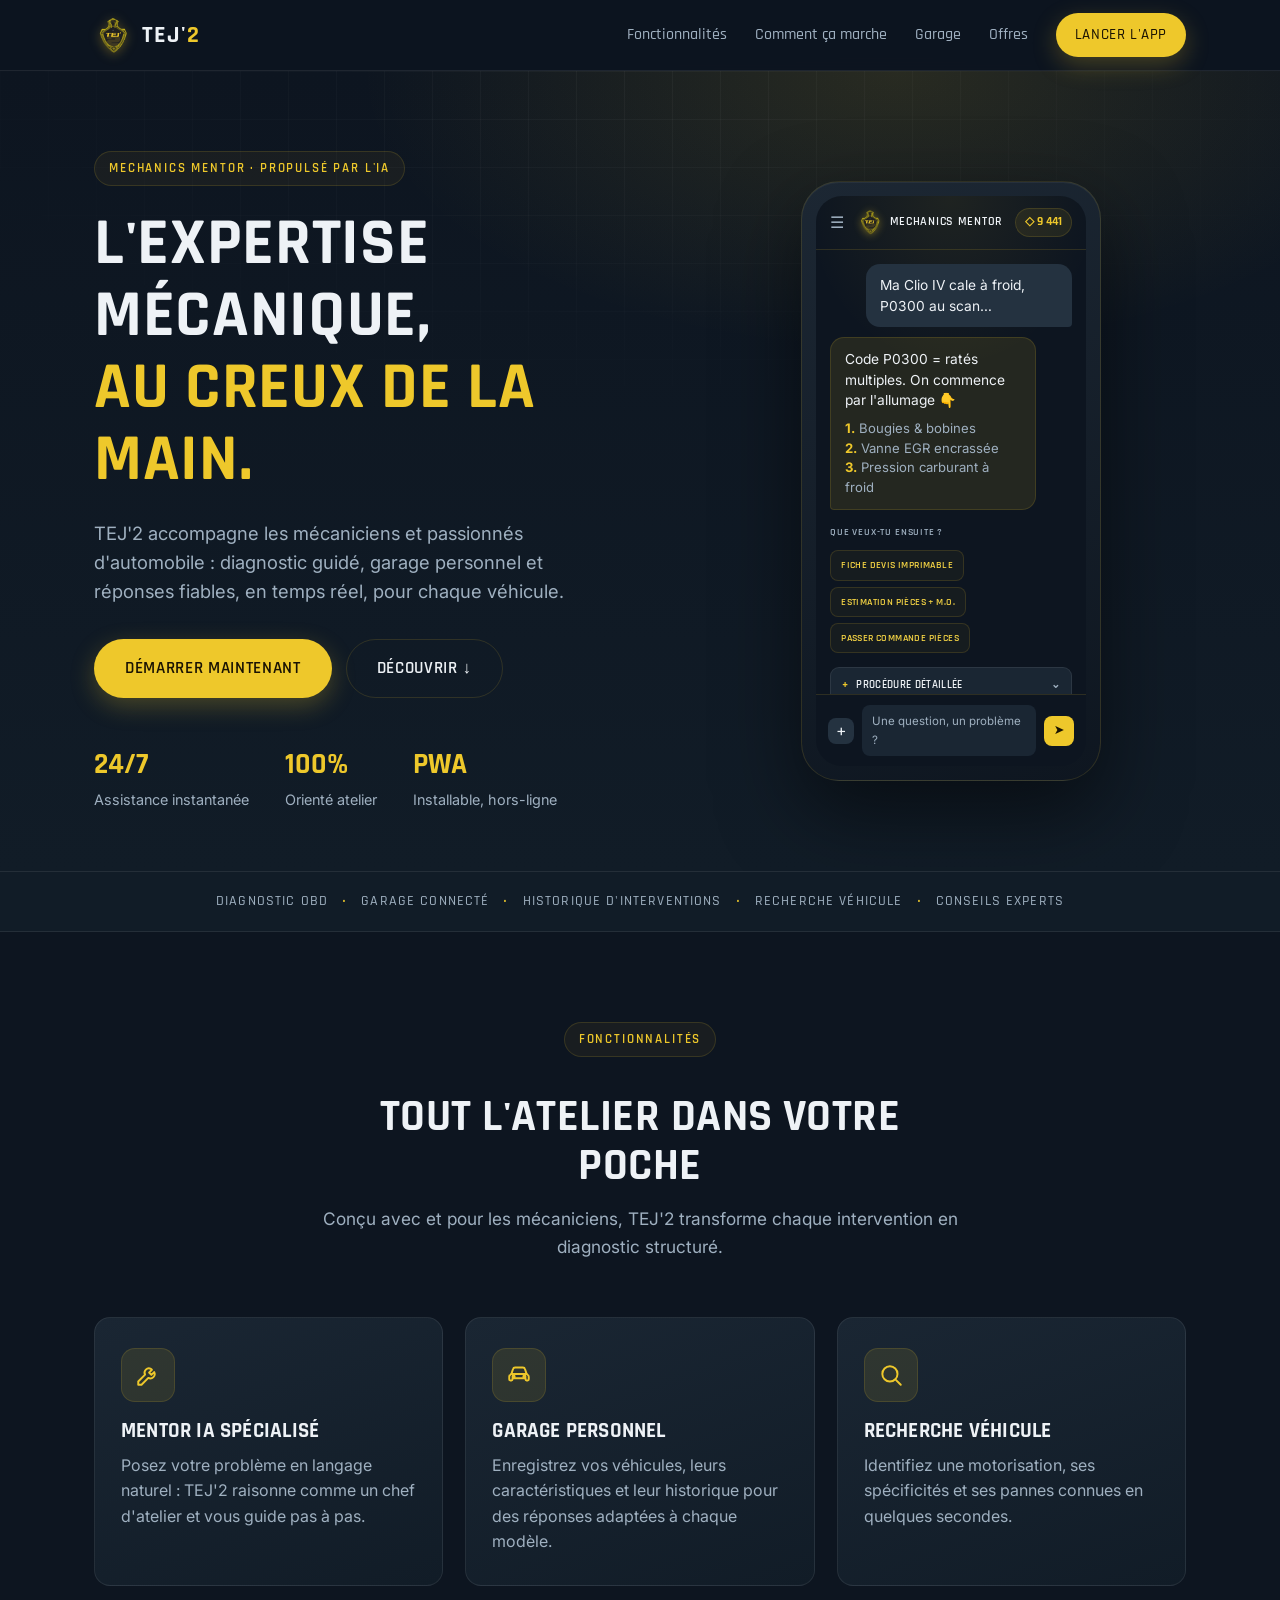
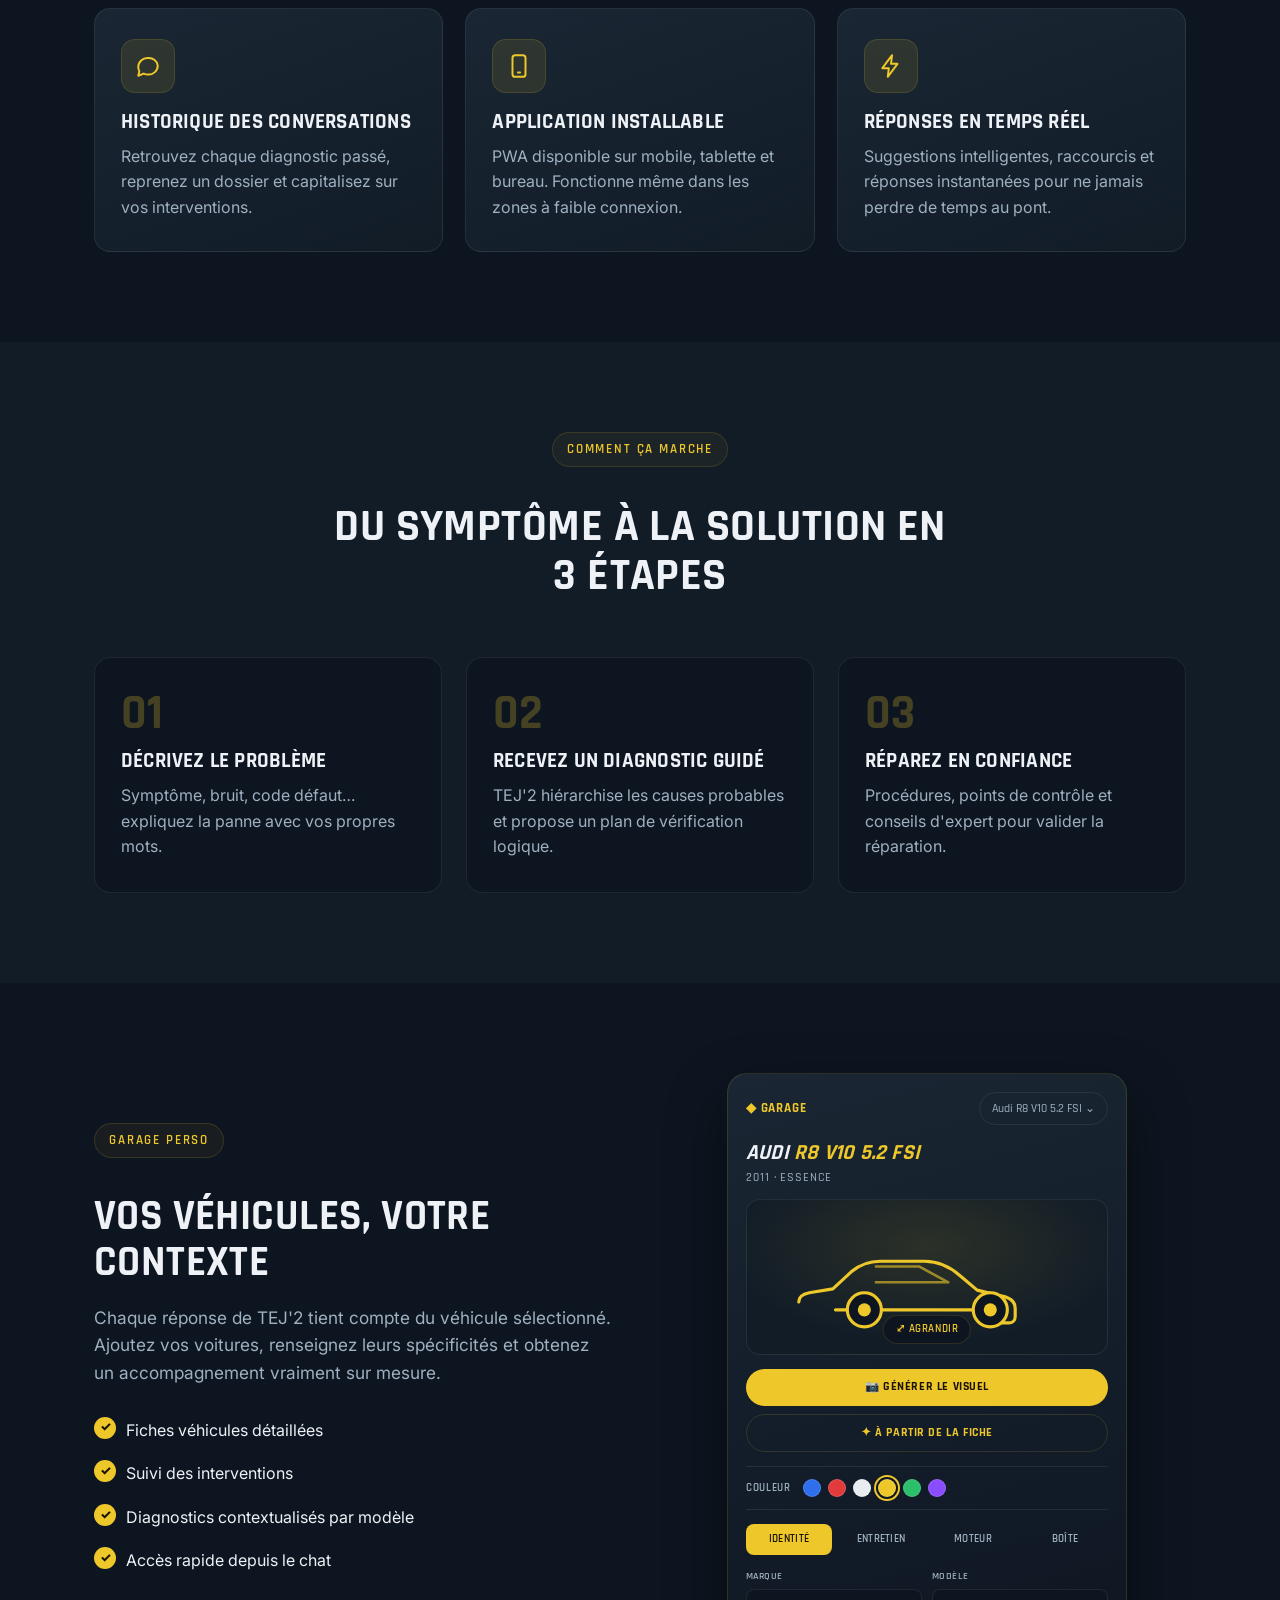
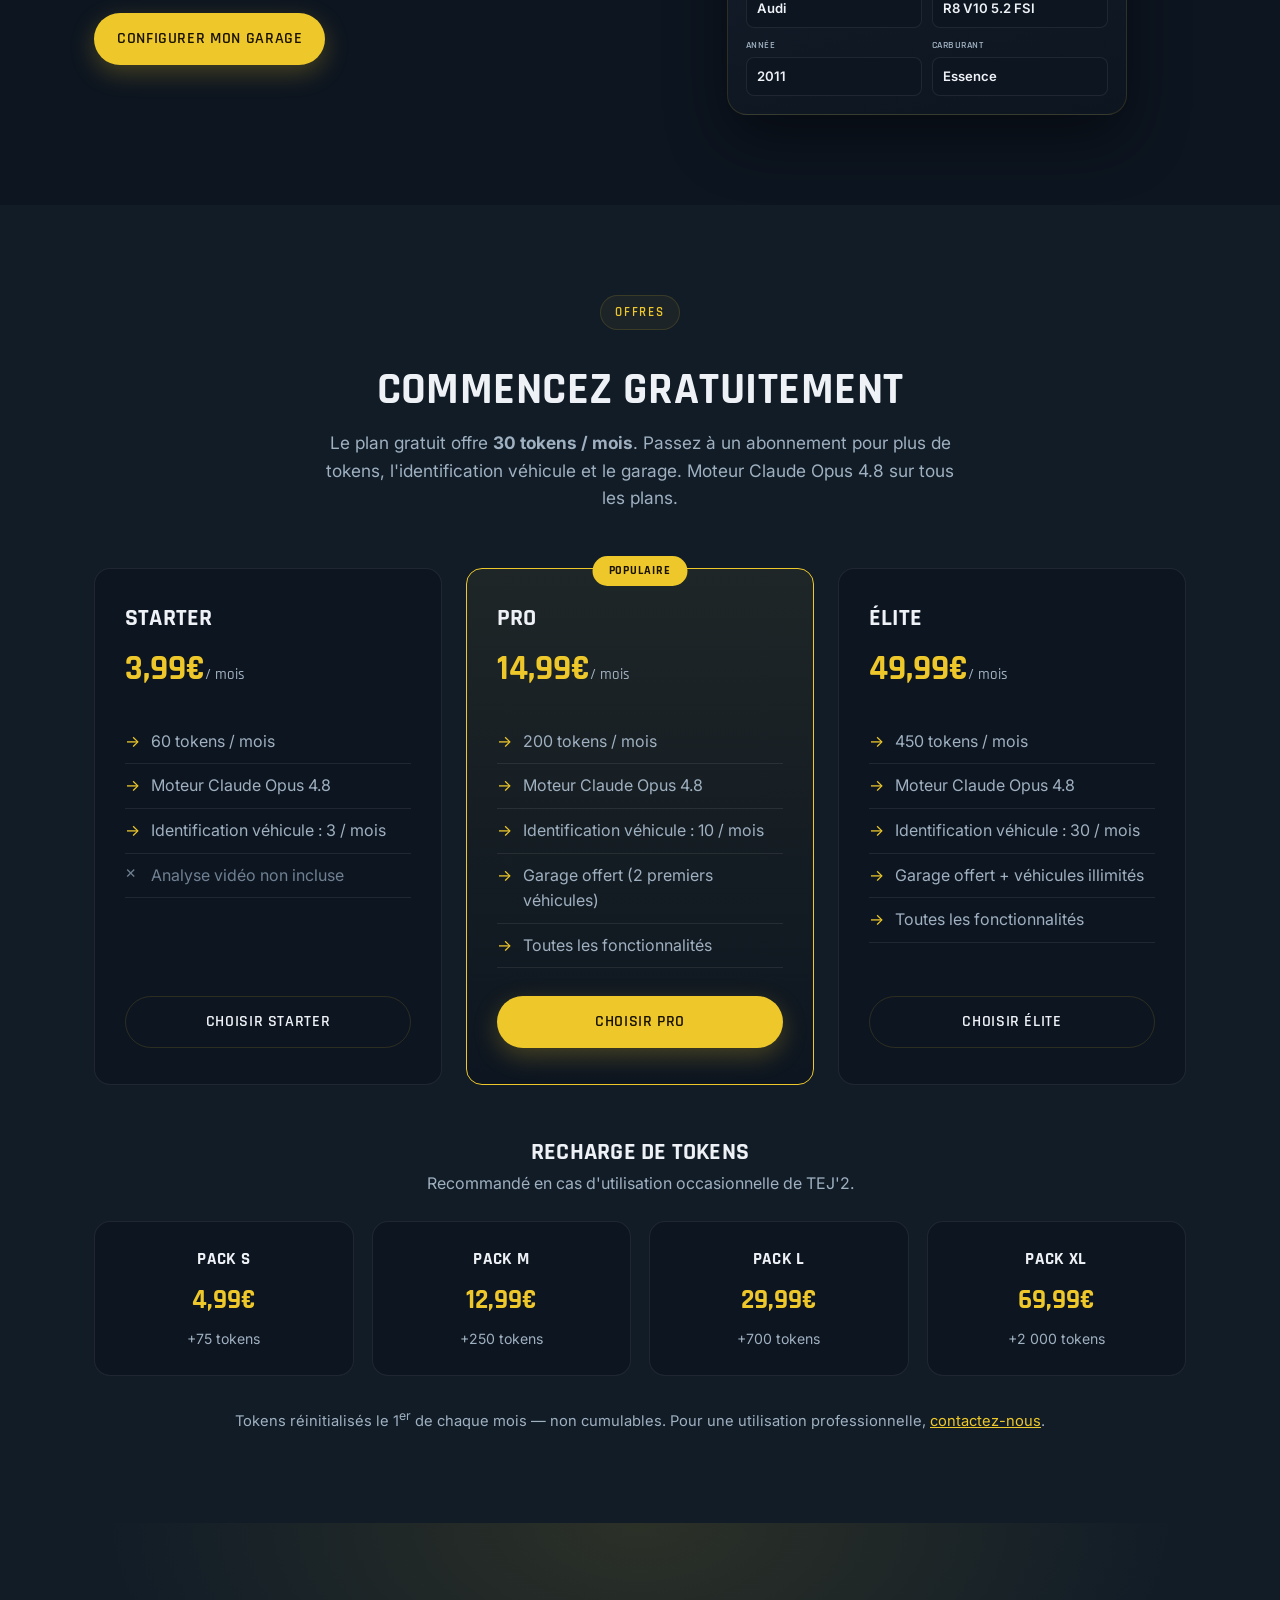
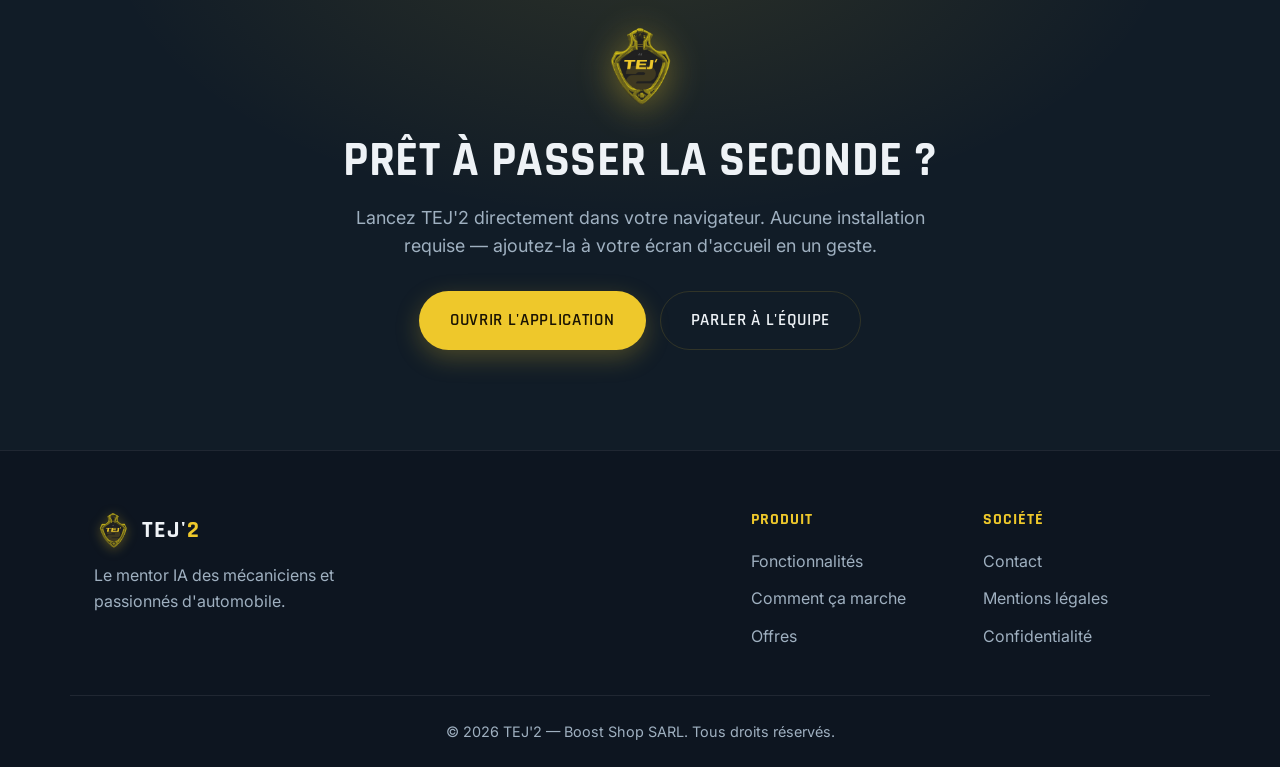
<file: docs/index.html>
<!DOCTYPE html>
<html lang="fr">
<head>
  <meta charset="UTF-8" />
  <meta name="viewport" content="width=device-width, initial-scale=1.0" />
  <meta name="theme-color" content="#0d1520" />
  <title>TEJ'2 — Le mentor IA des mécaniciens</title>
  <meta name="description" content="TEJ'2 est l'assistant intelligent dédié à l'automobile : diagnostic guidé, garage personnel et expertise mécanique au creux de la main." />

  <!-- Open Graph -->
  <meta property="og:type" content="website" />
  <meta property="og:title" content="TEJ'2 — Le mentor IA des mécaniciens" />
  <meta property="og:description" content="Diagnostic guidé, garage personnel et expertise mécanique au creux de la main." />
  <meta property="og:image" content="assets/icon-512.png" />

  <link rel="icon" type="image/png" href="assets/tej-logo.png" />
  <link rel="apple-touch-icon" href="assets/apple-touch-icon.png" />

  <link rel="preconnect" href="https://fonts.googleapis.com" />
  <link rel="preconnect" href="https://fonts.gstatic.com" crossorigin />
  <link href="https://fonts.googleapis.com/css2?family=Rajdhani:wght@400;500;600;700&family=Inter:wght@400;500;600&display=swap" rel="stylesheet" />

  <link rel="stylesheet" href="styles.css" />
</head>
<body>

  <!-- ===== Header ===== -->
  <header class="site-header" id="header">
    <div class="container header-inner">
      <a href="#" class="brand" aria-label="TEJ'2 accueil">
        <img src="assets/tej-logo.png" alt="Logo TEJ'2" class="brand-logo" />
        <span class="brand-name">TEJ'<span class="accent">2</span></span>
      </a>

      <nav class="nav" id="nav">
        <a href="#features">Fonctionnalités</a>
        <a href="#how">Comment ça marche</a>
        <a href="#garage">Garage</a>
        <a href="#pricing">Offres</a>
        <a href="#download" class="btn btn-primary nav-cta">Lancer l'app</a>
      </nav>

      <button class="nav-toggle" id="navToggle" aria-label="Menu" aria-expanded="false">
        <span></span><span></span><span></span>
      </button>
    </div>
  </header>

  <!-- ===== Hero ===== -->
  <section class="hero">
    <div class="hero-grid-bg" aria-hidden="true"></div>
    <div class="container hero-inner">
      <div class="hero-content">
        <span class="eyebrow">Mechanics Mentor · Propulsé par l'IA</span>
        <h1>L'expertise mécanique,<br><span class="accent">au creux de la main.</span></h1>
        <p class="hero-sub">
          TEJ'2 accompagne les mécaniciens et passionnés d'automobile : diagnostic guidé,
          garage personnel et réponses fiables, en temps réel, pour chaque véhicule.
        </p>
        <div class="hero-actions">
          <a href="#download" class="btn btn-primary btn-lg">Démarrer maintenant</a>
          <a href="#features" class="btn btn-ghost btn-lg">Découvrir &darr;</a>
        </div>
        <ul class="hero-stats">
          <li><strong>24/7</strong><span>Assistance instantanée</span></li>
          <li><strong>100%</strong><span>Orienté atelier</span></li>
          <li><strong>PWA</strong><span>Installable, hors-ligne</span></li>
        </ul>
      </div>

      <div class="hero-visual" aria-hidden="true">
        <div class="phone">
          <div class="phone-glow"></div>
          <div class="phone-screen">
            <div class="app-bar">
              <span class="app-bar-icon">☰</span>
              <div class="app-bar-brand">
                <img src="assets/tej-logo.png" alt="" />
                <span>Mechanics Mentor</span>
              </div>
              <span class="token-pill">◇ 9 441</span>
            </div>
            <div class="chat-body">
              <div class="bubble user">Ma Clio IV cale à froid, P0300 au scan…</div>
              <div class="bubble bot">
                Code P0300 = ratés multiples. On commence par l'allumage 👇
                <span class="bot-list">
                  <i>1.</i> Bougies &amp; bobines<br>
                  <i>2.</i> Vanne EGR encrassée<br>
                  <i>3.</i> Pression carburant à froid
                </span>
              </div>

              <p class="chips-label">Que veux-tu ensuite ?</p>
              <div class="chips">
                <span class="chip">Fiche devis imprimable</span>
                <span class="chip">Estimation pièces + M.O.</span>
                <span class="chip">Passer commande pièces</span>
              </div>

              <div class="accordion">
                <span class="acc-row"><span class="acc-plus">+</span> Procédure détaillée <span class="acc-chevron">⌄</span></span>
                <span class="acc-row"><span class="acc-plus">+</span> Couples de serrage <span class="acc-chevron">⌄</span></span>
                <span class="acc-row"><span class="acc-plus">+</span> Pièces à commander <span class="acc-chevron">⌄</span></span>
                <span class="acc-row"><span class="acc-plus">+</span> Points de vigilance <span class="acc-chevron">⌄</span></span>
              </div>
            </div>
            <div class="app-input">
              <span class="ai-plus">+</span>
              <span class="ai-field">Une question, un problème ?</span>
              <span class="ai-send">➤</span>
            </div>
          </div>
        </div>
      </div>
    </div>
  </section>

  <!-- ===== Trust strip ===== -->
  <div class="strip">
    <div class="container strip-inner">
      <span>Diagnostic OBD</span><span>•</span>
      <span>Garage connecté</span><span>•</span>
      <span>Historique d'interventions</span><span>•</span>
      <span>Recherche véhicule</span><span>•</span>
      <span>Conseils experts</span>
    </div>
  </div>

  <!-- ===== Features ===== -->
  <section class="section" id="features">
    <div class="container">
      <div class="section-head">
        <span class="eyebrow">Fonctionnalités</span>
        <h2>Tout l'atelier dans votre poche</h2>
        <p>Conçu avec et pour les mécaniciens, TEJ'2 transforme chaque intervention en diagnostic structuré.</p>
      </div>

      <div class="cards">
        <article class="card">
          <div class="card-icon">
            <svg viewBox="0 0 24 24" fill="none" stroke="currentColor" stroke-width="1.8" stroke-linecap="round" stroke-linejoin="round" aria-hidden="true"><path d="M14.7 6.3a4 4 0 0 0-5.4 5.4L3 18v3h3l6.3-6.3a4 4 0 0 0 5.4-5.4l-2.6 2.6-2.1-2.1 2.6-2.6Z"/></svg>
          </div>
          <h3>Mentor IA spécialisé</h3>
          <p>Posez votre problème en langage naturel : TEJ'2 raisonne comme un chef d'atelier et vous guide pas à pas.</p>
        </article>
        <article class="card">
          <div class="card-icon">
            <svg viewBox="0 0 24 24" fill="none" stroke="currentColor" stroke-width="1.8" stroke-linecap="round" stroke-linejoin="round" aria-hidden="true"><path d="M5 11l1.5-4.5A2 2 0 0 1 8.4 5h7.2a2 2 0 0 1 1.9 1.5L19 11"/><path d="M3 16v-2.5a2 2 0 0 1 1.3-1.9l.7-.6h14l.7.6A2 2 0 0 1 21 13.5V16a1 1 0 0 1-1 1h-1a1 1 0 0 1-1-1v-1H6v1a1 1 0 0 1-1 1H4a1 1 0 0 1-1-1Z"/><circle cx="7" cy="13.5" r="1"/><circle cx="17" cy="13.5" r="1"/></svg>
          </div>
          <h3>Garage personnel</h3>
          <p>Enregistrez vos véhicules, leurs caractéristiques et leur historique pour des réponses adaptées à chaque modèle.</p>
        </article>
        <article class="card">
          <div class="card-icon">
            <svg viewBox="0 0 24 24" fill="none" stroke="currentColor" stroke-width="1.8" stroke-linecap="round" stroke-linejoin="round" aria-hidden="true"><circle cx="11" cy="11" r="7"/><path d="m21 21-4.3-4.3"/></svg>
          </div>
          <h3>Recherche véhicule</h3>
          <p>Identifiez une motorisation, ses spécificités et ses pannes connues en quelques secondes.</p>
        </article>
        <article class="card">
          <div class="card-icon">
            <svg viewBox="0 0 24 24" fill="none" stroke="currentColor" stroke-width="1.8" stroke-linecap="round" stroke-linejoin="round" aria-hidden="true"><path d="M21 11.5a8.4 8.4 0 0 1-9 8.4 9 9 0 0 1-4-.9L3 21l1-4a8.4 8.4 0 0 1-1-4 8.5 8.5 0 0 1 9-8.4 8.4 8.4 0 0 1 9 6.9Z"/></svg>
          </div>
          <h3>Historique des conversations</h3>
          <p>Retrouvez chaque diagnostic passé, reprenez un dossier et capitalisez sur vos interventions.</p>
        </article>
        <article class="card">
          <div class="card-icon">
            <svg viewBox="0 0 24 24" fill="none" stroke="currentColor" stroke-width="1.8" stroke-linecap="round" stroke-linejoin="round" aria-hidden="true"><rect x="6" y="2" width="12" height="20" rx="2.5"/><path d="M11 18h2"/></svg>
          </div>
          <h3>Application installable</h3>
          <p>PWA disponible sur mobile, tablette et bureau. Fonctionne même dans les zones à faible connexion.</p>
        </article>
        <article class="card">
          <div class="card-icon">
            <svg viewBox="0 0 24 24" fill="none" stroke="currentColor" stroke-width="1.8" stroke-linecap="round" stroke-linejoin="round" aria-hidden="true"><path d="M13 2 4 14h6l-1 8 9-12h-6l1-8Z"/></svg>
          </div>
          <h3>Réponses en temps réel</h3>
          <p>Suggestions intelligentes, raccourcis et réponses instantanées pour ne jamais perdre de temps au pont.</p>
        </article>
      </div>
    </div>
  </section>

  <!-- ===== How it works ===== -->
  <section class="section section-alt" id="how">
    <div class="container">
      <div class="section-head">
        <span class="eyebrow">Comment ça marche</span>
        <h2>Du symptôme à la solution en 3 étapes</h2>
      </div>

      <div class="steps">
        <div class="step">
          <span class="step-num">01</span>
          <h3>Décrivez le problème</h3>
          <p>Symptôme, bruit, code défaut… expliquez la panne avec vos propres mots.</p>
        </div>
        <div class="step">
          <span class="step-num">02</span>
          <h3>Recevez un diagnostic guidé</h3>
          <p>TEJ'2 hiérarchise les causes probables et propose un plan de vérification logique.</p>
        </div>
        <div class="step">
          <span class="step-num">03</span>
          <h3>Réparez en confiance</h3>
          <p>Procédures, points de contrôle et conseils d'expert pour valider la réparation.</p>
        </div>
      </div>
    </div>
  </section>

  <!-- ===== Garage showcase ===== -->
  <section class="section" id="garage">
    <div class="container split">
      <div class="split-text">
        <span class="eyebrow">Garage Perso</span>
        <h2>Vos véhicules, votre contexte</h2>
        <p>
          Chaque réponse de TEJ'2 tient compte du véhicule sélectionné. Ajoutez vos voitures,
          renseignez leurs spécificités et obtenez un accompagnement vraiment sur mesure.
        </p>
        <ul class="checklist">
          <li>Fiches véhicules détaillées</li>
          <li>Suivi des interventions</li>
          <li>Diagnostics contextualisés par modèle</li>
          <li>Accès rapide depuis le chat</li>
        </ul>
        <a href="#download" class="btn btn-primary">Configurer mon garage</a>
      </div>
      <div class="split-visual">
        <div class="garage-card">
          <div class="garage-topbar">
            <span class="gt-label">◆ Garage</span>
            <span class="gt-select">Audi R8 V10 5.2 FSI ⌄</span>
          </div>

          <div class="garage-hero">
            <h4 class="gh-title">AUDI <span class="accent">R8 V10 5.2 FSI</span></h4>
            <p class="gh-meta">2011 · Essence</p>
            <div class="gh-photo">
              <svg viewBox="0 0 220 90" fill="none" aria-hidden="true">
                <path d="M12 64c0-4 3-6 8-7l18-3 14-13c6-5 13-8 22-8h34c10 0 19 4 27 11l13 11 16 4c8 1 13 4 13 10v6c0 3-2 5-5 5h-14" stroke="currentColor" stroke-width="2.4" stroke-linecap="round" stroke-linejoin="round"/>
                <path d="M40 70h120" stroke="currentColor" stroke-width="2.4" stroke-linecap="round"/>
                <circle cx="62" cy="70" r="13" fill="#0d1520" stroke="currentColor" stroke-width="2.4"/>
                <circle cx="158" cy="70" r="13" fill="#0d1520" stroke="currentColor" stroke-width="2.4"/>
                <circle cx="62" cy="70" r="5" fill="currentColor"/>
                <circle cx="158" cy="70" r="5" fill="currentColor"/>
                <path d="M70 37l34 0 22 12-56 0" stroke="currentColor" stroke-width="2" stroke-linejoin="round" opacity=".6"/>
              </svg>
              <span class="gh-zoom">⤢ Agrandir</span>
            </div>
          </div>

          <div class="garage-actions">
            <span class="gabtn primary">📷 Générer le visuel</span>
            <span class="gabtn ghost">✦ À partir de la fiche</span>
          </div>

          <div class="garage-colors">
            <span class="gc-caption">Couleur</span>
            <span class="swatches">
              <i style="background:#2f6fed"></i>
              <i style="background:#e23b3b"></i>
              <i style="background:#e9edf2"></i>
              <i class="sel" style="background:var(--gold)"></i>
              <i style="background:#2bbf6a"></i>
              <i style="background:#8a4cff"></i>
            </span>
          </div>

          <div class="garage-tabs">
            <span class="gtab active">Identité</span>
            <span class="gtab">Entretien</span>
            <span class="gtab">Moteur</span>
            <span class="gtab">Boîte</span>
          </div>

          <div class="garage-fields">
            <div><label>Marque</label><span>Audi</span></div>
            <div><label>Modèle</label><span>R8 V10 5.2 FSI</span></div>
            <div><label>Année</label><span>2011</span></div>
            <div><label>Carburant</label><span>Essence</span></div>
          </div>
        </div>
      </div>
    </div>
  </section>

  <!-- ===== Pricing ===== -->
  <section class="section section-alt" id="pricing">
    <div class="container">
      <div class="section-head">
        <span class="eyebrow">Offres</span>
        <h2>Commencez gratuitement</h2>
        <p>Le plan gratuit offre <strong>30 tokens / mois</strong>. Passez à un abonnement pour plus de tokens, l'identification véhicule et le garage. Moteur Claude&nbsp;Opus&nbsp;4.8 sur tous les plans.</p>
      </div>

      <div class="pricing">
        <article class="plan">
          <h3>Starter</h3>
          <p class="price">3,99€<span>/ mois</span></p>
          <ul>
            <li>60 tokens / mois</li>
            <li>Moteur Claude Opus 4.8</li>
            <li>Identification véhicule : 3 / mois</li>
            <li class="li-off">Analyse vidéo non incluse</li>
          </ul>
          <a href="#download" class="btn btn-ghost">Choisir Starter</a>
        </article>

        <article class="plan plan-featured">
          <span class="plan-tag">Populaire</span>
          <h3>Pro</h3>
          <p class="price">14,99€<span>/ mois</span></p>
          <ul>
            <li>200 tokens / mois</li>
            <li>Moteur Claude Opus 4.8</li>
            <li>Identification véhicule : 10 / mois</li>
            <li>Garage offert (2 premiers véhicules)</li>
            <li>Toutes les fonctionnalités</li>
          </ul>
          <a href="#download" class="btn btn-primary">Choisir Pro</a>
        </article>

        <article class="plan">
          <h3>Élite</h3>
          <p class="price">49,99€<span>/ mois</span></p>
          <ul>
            <li>450 tokens / mois</li>
            <li>Moteur Claude Opus 4.8</li>
            <li>Identification véhicule : 30 / mois</li>
            <li>Garage offert + véhicules illimités</li>
            <li>Toutes les fonctionnalités</li>
          </ul>
          <a href="#download" class="btn btn-ghost">Choisir Élite</a>
        </article>
      </div>

      <div class="packs-head">
        <h3>Recharge de tokens</h3>
        <p>Recommandé en cas d'utilisation occasionnelle de TEJ'2.</p>
      </div>
      <div class="packs">
        <article class="pack">
          <span class="pack-name">Pack S</span>
          <span class="pack-price">4,99€</span>
          <span class="pack-tokens">+75 tokens</span>
        </article>
        <article class="pack">
          <span class="pack-name">Pack M</span>
          <span class="pack-price">12,99€</span>
          <span class="pack-tokens">+250 tokens</span>
        </article>
        <article class="pack">
          <span class="pack-name">Pack L</span>
          <span class="pack-price">29,99€</span>
          <span class="pack-tokens">+700 tokens</span>
        </article>
        <article class="pack">
          <span class="pack-name">Pack XL</span>
          <span class="pack-price">69,99€</span>
          <span class="pack-tokens">+2 000 tokens</span>
        </article>
      </div>

      <p class="pricing-note">
        Tokens réinitialisés le 1<sup>er</sup> de chaque mois — non cumulables.
        Pour une utilisation professionnelle, <a href="#contact">contactez-nous</a>.
      </p>
    </div>
  </section>

  <!-- ===== Download / CTA ===== -->
  <section class="cta" id="download">
    <div class="container cta-inner">
      <img src="assets/tej-logo.png" alt="" class="cta-logo" />
      <h2>Prêt à passer la seconde&nbsp;?</h2>
      <p>Lancez TEJ'2 directement dans votre navigateur. Aucune installation requise — ajoutez-la à votre écran d'accueil en un geste.</p>
      <div class="hero-actions">
        <a href="#" class="btn btn-primary btn-lg" id="launchApp">Ouvrir l'application</a>
        <a href="#contact" class="btn btn-ghost btn-lg">Parler à l'équipe</a>
      </div>
    </div>
  </section>

  <!-- ===== Footer ===== -->
  <footer class="footer" id="contact">
    <div class="container footer-inner">
      <div class="footer-brand">
        <a href="#" class="brand">
          <img src="assets/tej-logo.png" alt="Logo TEJ'2" class="brand-logo" />
          <span class="brand-name">TEJ'<span class="accent">2</span></span>
        </a>
        <p>Le mentor IA des mécaniciens et passionnés d'automobile.</p>
      </div>
      <div class="footer-cols">
        <div>
          <h4>Produit</h4>
          <a href="#features">Fonctionnalités</a>
          <a href="#how">Comment ça marche</a>
          <a href="#pricing">Offres</a>
        </div>
        <div>
          <h4>Société</h4>
          <a href="mailto:boostshop33@gmail.com">Contact</a>
          <a href="mentions-legales.html">Mentions légales</a>
          <a href="confidentialite.html">Confidentialité</a>
        </div>
      </div>
    </div>
    <div class="container footer-bottom">
      <p>© <span id="year"></span> TEJ'2 — Boost Shop SARL. Tous droits réservés.</p>
    </div>
  </footer>

  <script src="script.js"></script>
</body>
</html>
</file>
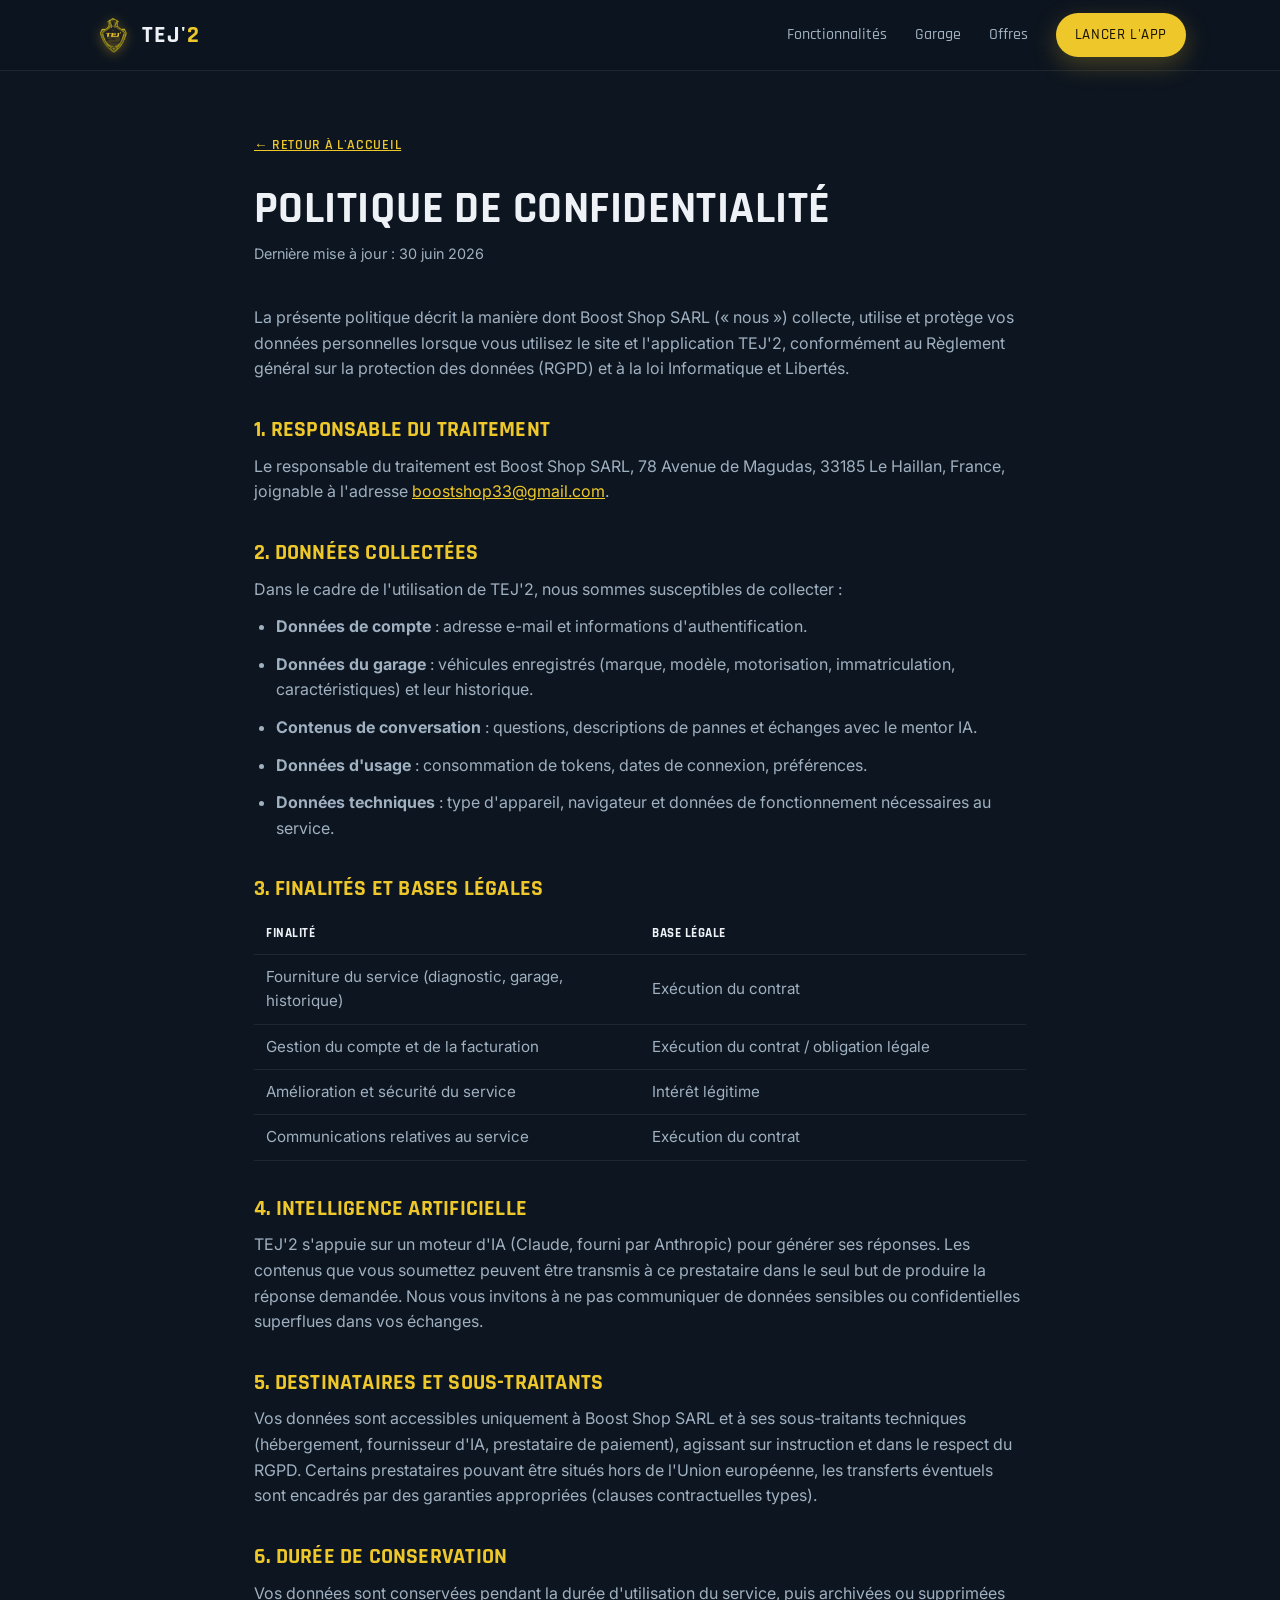
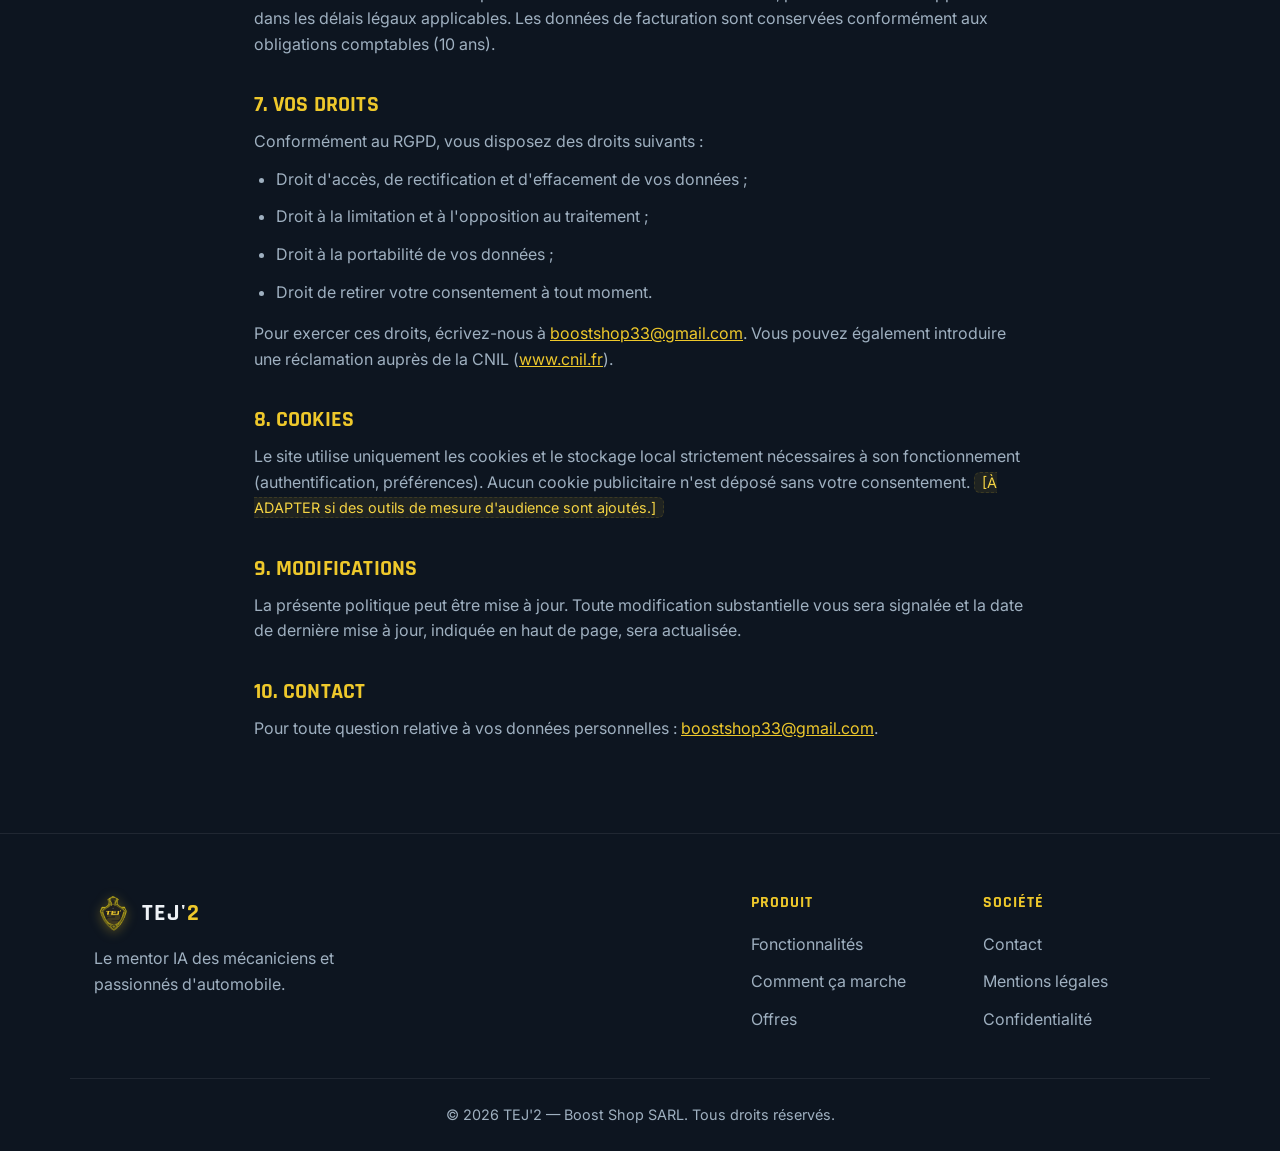
<file: docs/confidentialite.html>
<!DOCTYPE html>
<html lang="fr">
<head>
  <meta charset="UTF-8" />
  <meta name="viewport" content="width=device-width, initial-scale=1.0" />
  <meta name="theme-color" content="#0d1520" />
  <title>Politique de confidentialité — TEJ'2</title>
  <meta name="description" content="Politique de confidentialité de TEJ'2 : quelles données sont collectées, pourquoi, et vos droits (RGPD)." />
  <meta name="robots" content="index, follow" />

  <link rel="icon" type="image/png" href="assets/tej-logo.png" />
  <link rel="apple-touch-icon" href="assets/apple-touch-icon.png" />

  <link rel="preconnect" href="https://fonts.googleapis.com" />
  <link rel="preconnect" href="https://fonts.gstatic.com" crossorigin />
  <link href="https://fonts.googleapis.com/css2?family=Rajdhani:wght@400;500;600;700&family=Inter:wght@400;500;600&display=swap" rel="stylesheet" />

  <link rel="stylesheet" href="styles.css" />
</head>
<body>

  <!-- ===== Header ===== -->
  <header class="site-header" id="header">
    <div class="container header-inner">
      <a href="index.html" class="brand" aria-label="TEJ'2 accueil">
        <img src="assets/tej-logo.png" alt="Logo TEJ'2" class="brand-logo" />
        <span class="brand-name">TEJ'<span class="accent">2</span></span>
      </a>
      <nav class="nav" id="nav">
        <a href="index.html#features">Fonctionnalités</a>
        <a href="index.html#garage">Garage</a>
        <a href="index.html#pricing">Offres</a>
        <a href="index.html#download" class="btn btn-primary nav-cta">Lancer l'app</a>
      </nav>
      <button class="nav-toggle" id="navToggle" aria-label="Menu" aria-expanded="false">
        <span></span><span></span><span></span>
      </button>
    </div>
  </header>

  <!-- ===== Legal content ===== -->
  <main class="legal">
    <div class="container legal-inner">
      <a href="index.html" class="legal-back">← Retour à l'accueil</a>
      <h1>Politique de confidentialité</h1>
      <p class="updated">Dernière mise à jour : 30 juin 2026</p>

      <p>
        La présente politique décrit la manière dont Boost Shop SARL (« nous ») collecte, utilise
        et protège vos données personnelles lorsque vous utilisez le site et l'application TEJ'2,
        conformément au Règlement général sur la protection des données (RGPD) et à la loi
        Informatique et Libertés.
      </p>

      <h2>1. Responsable du traitement</h2>
      <p>
        Le responsable du traitement est Boost Shop SARL, 78 Avenue de Magudas, 33185 Le Haillan, France,
        joignable à l'adresse <a href="mailto:boostshop33@gmail.com">boostshop33@gmail.com</a>.
      </p>

      <h2>2. Données collectées</h2>
      <p>Dans le cadre de l'utilisation de TEJ'2, nous sommes susceptibles de collecter :</p>
      <ul>
        <li><strong>Données de compte</strong> : adresse e-mail et informations d'authentification.</li>
        <li><strong>Données du garage</strong> : véhicules enregistrés (marque, modèle, motorisation, immatriculation, caractéristiques) et leur historique.</li>
        <li><strong>Contenus de conversation</strong> : questions, descriptions de pannes et échanges avec le mentor IA.</li>
        <li><strong>Données d'usage</strong> : consommation de tokens, dates de connexion, préférences.</li>
        <li><strong>Données techniques</strong> : type d'appareil, navigateur et données de fonctionnement nécessaires au service.</li>
      </ul>

      <h2>3. Finalités et bases légales</h2>
      <table>
        <tr><th>Finalité</th><th>Base légale</th></tr>
        <tr><td>Fourniture du service (diagnostic, garage, historique)</td><td>Exécution du contrat</td></tr>
        <tr><td>Gestion du compte et de la facturation</td><td>Exécution du contrat / obligation légale</td></tr>
        <tr><td>Amélioration et sécurité du service</td><td>Intérêt légitime</td></tr>
        <tr><td>Communications relatives au service</td><td>Exécution du contrat</td></tr>
      </table>

      <h2>4. Intelligence artificielle</h2>
      <p>
        TEJ'2 s'appuie sur un moteur d'IA (Claude, fourni par Anthropic) pour générer ses réponses.
        Les contenus que vous soumettez peuvent être transmis à ce prestataire dans le seul but de
        produire la réponse demandée. Nous vous invitons à ne pas communiquer de données sensibles
        ou confidentielles superflues dans vos échanges.
      </p>

      <h2>5. Destinataires et sous-traitants</h2>
      <p>
        Vos données sont accessibles uniquement à Boost Shop SARL et à ses sous-traitants techniques
        (hébergement, fournisseur d'IA, prestataire de paiement), agissant sur instruction et dans le
        respect du RGPD. Certains prestataires pouvant être situés hors de l'Union européenne, les
        transferts éventuels sont encadrés par des garanties appropriées (clauses contractuelles types).
      </p>

      <h2>6. Durée de conservation</h2>
      <p>
        Vos données sont conservées pendant la durée d'utilisation du service, puis archivées ou
        supprimées dans les délais légaux applicables. Les données de facturation sont conservées
        conformément aux obligations comptables (10 ans).
      </p>

      <h2>7. Vos droits</h2>
      <p>Conformément au RGPD, vous disposez des droits suivants :</p>
      <ul>
        <li>Droit d'accès, de rectification et d'effacement de vos données ;</li>
        <li>Droit à la limitation et à l'opposition au traitement ;</li>
        <li>Droit à la portabilité de vos données ;</li>
        <li>Droit de retirer votre consentement à tout moment.</li>
      </ul>
      <p>
        Pour exercer ces droits, écrivez-nous à
        <a href="mailto:boostshop33@gmail.com">boostshop33@gmail.com</a>. Vous pouvez également
        introduire une réclamation auprès de la CNIL (<a href="https://www.cnil.fr" target="_blank" rel="noopener">www.cnil.fr</a>).
      </p>

      <h2>8. Cookies</h2>
      <p>
        Le site utilise uniquement les cookies et le stockage local strictement nécessaires à son
        fonctionnement (authentification, préférences). Aucun cookie publicitaire n'est déposé sans
        votre consentement. <span class="todo">[À ADAPTER si des outils de mesure d'audience sont ajoutés.]</span>
      </p>

      <h2>9. Modifications</h2>
      <p>
        La présente politique peut être mise à jour. Toute modification substantielle vous sera
        signalée et la date de dernière mise à jour, indiquée en haut de page, sera actualisée.
      </p>

      <h2>10. Contact</h2>
      <p>
        Pour toute question relative à vos données personnelles :
        <a href="mailto:boostshop33@gmail.com">boostshop33@gmail.com</a>.
      </p>
    </div>
  </main>

  <!-- ===== Footer ===== -->
  <footer class="footer" id="contact">
    <div class="container footer-inner">
      <div class="footer-brand">
        <a href="index.html" class="brand">
          <img src="assets/tej-logo.png" alt="Logo TEJ'2" class="brand-logo" />
          <span class="brand-name">TEJ'<span class="accent">2</span></span>
        </a>
        <p>Le mentor IA des mécaniciens et passionnés d'automobile.</p>
      </div>
      <div class="footer-cols">
        <div>
          <h4>Produit</h4>
          <a href="index.html#features">Fonctionnalités</a>
          <a href="index.html#how">Comment ça marche</a>
          <a href="index.html#pricing">Offres</a>
        </div>
        <div>
          <h4>Société</h4>
          <a href="mailto:boostshop33@gmail.com">Contact</a>
          <a href="mentions-legales.html">Mentions légales</a>
          <a href="confidentialite.html">Confidentialité</a>
        </div>
      </div>
    </div>
    <div class="container footer-bottom">
      <p>© <span id="year"></span> TEJ'2 — Boost Shop SARL. Tous droits réservés.</p>
    </div>
  </footer>

  <script src="script.js"></script>
</body>
</html>
</file>
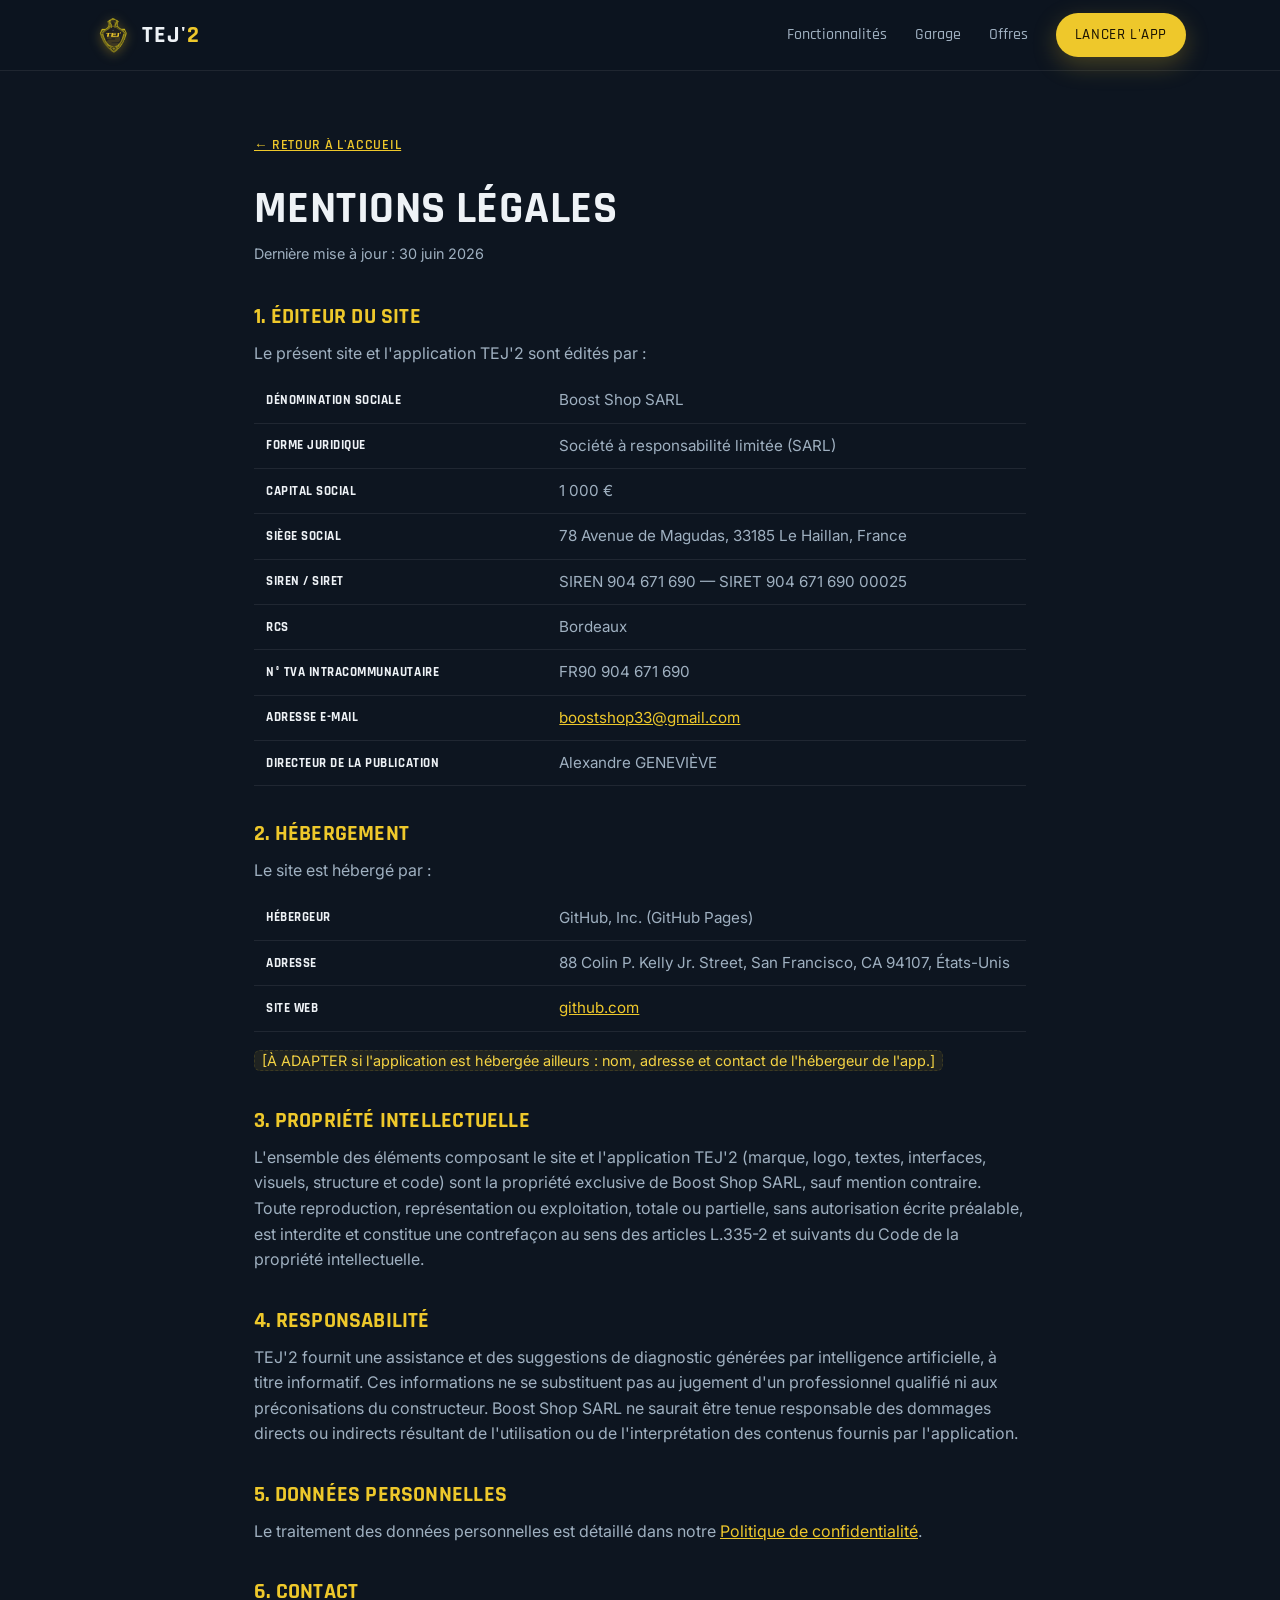
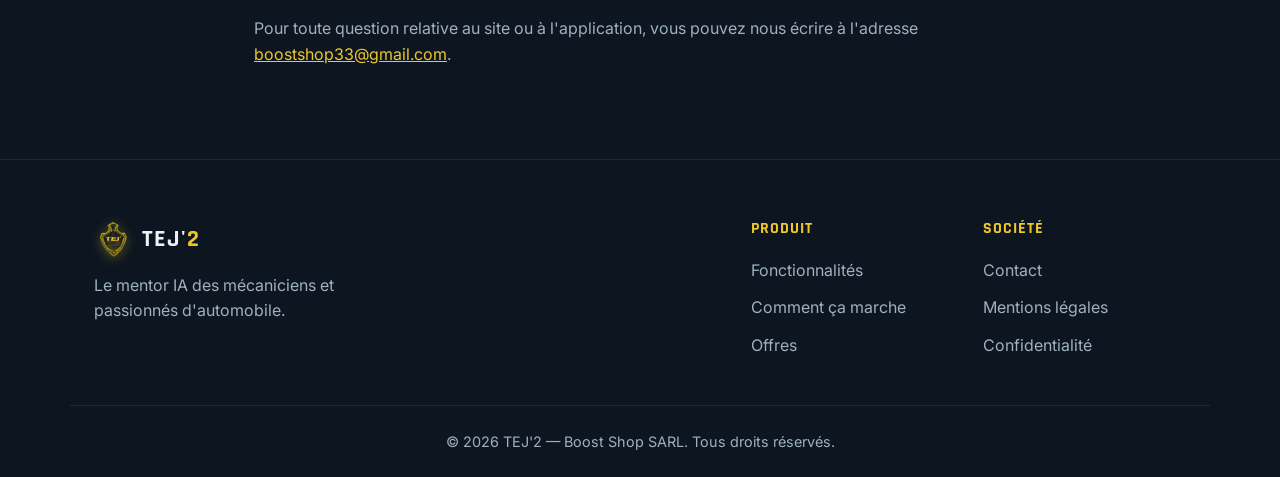
<file: docs/mentions-legales.html>
<!DOCTYPE html>
<html lang="fr">
<head>
  <meta charset="UTF-8" />
  <meta name="viewport" content="width=device-width, initial-scale=1.0" />
  <meta name="theme-color" content="#0d1520" />
  <title>Mentions légales — TEJ'2</title>
  <meta name="description" content="Mentions légales du site et de l'application TEJ'2, édités par Boost Shop SARL." />
  <meta name="robots" content="index, follow" />

  <link rel="icon" type="image/png" href="assets/tej-logo.png" />
  <link rel="apple-touch-icon" href="assets/apple-touch-icon.png" />

  <link rel="preconnect" href="https://fonts.googleapis.com" />
  <link rel="preconnect" href="https://fonts.gstatic.com" crossorigin />
  <link href="https://fonts.googleapis.com/css2?family=Rajdhani:wght@400;500;600;700&family=Inter:wght@400;500;600&display=swap" rel="stylesheet" />

  <link rel="stylesheet" href="styles.css" />
</head>
<body>

  <!-- ===== Header ===== -->
  <header class="site-header" id="header">
    <div class="container header-inner">
      <a href="index.html" class="brand" aria-label="TEJ'2 accueil">
        <img src="assets/tej-logo.png" alt="Logo TEJ'2" class="brand-logo" />
        <span class="brand-name">TEJ'<span class="accent">2</span></span>
      </a>
      <nav class="nav" id="nav">
        <a href="index.html#features">Fonctionnalités</a>
        <a href="index.html#garage">Garage</a>
        <a href="index.html#pricing">Offres</a>
        <a href="index.html#download" class="btn btn-primary nav-cta">Lancer l'app</a>
      </nav>
      <button class="nav-toggle" id="navToggle" aria-label="Menu" aria-expanded="false">
        <span></span><span></span><span></span>
      </button>
    </div>
  </header>

  <!-- ===== Legal content ===== -->
  <main class="legal">
    <div class="container legal-inner">
      <a href="index.html" class="legal-back">← Retour à l'accueil</a>
      <h1>Mentions légales</h1>
      <p class="updated">Dernière mise à jour : 30 juin 2026</p>

      <h2>1. Éditeur du site</h2>
      <p>Le présent site et l'application TEJ'2 sont édités par :</p>
      <table>
        <tr><th>Dénomination sociale</th><td>Boost Shop SARL</td></tr>
        <tr><th>Forme juridique</th><td>Société à responsabilité limitée (SARL)</td></tr>
        <tr><th>Capital social</th><td>1 000 €</td></tr>
        <tr><th>Siège social</th><td>78 Avenue de Magudas, 33185 Le Haillan, France</td></tr>
        <tr><th>SIREN / SIRET</th><td>SIREN 904 671 690 — SIRET 904 671 690 00025</td></tr>
        <tr><th>RCS</th><td>Bordeaux</td></tr>
        <tr><th>N° TVA intracommunautaire</th><td>FR90 904 671 690</td></tr>
        <tr><th>Adresse e-mail</th><td><a href="mailto:boostshop33@gmail.com">boostshop33@gmail.com</a></td></tr>
        <tr><th>Directeur de la publication</th><td>Alexandre GENEVIÈVE</td></tr>
      </table>

      <h2>2. Hébergement</h2>
      <p>Le site est hébergé par :</p>
      <table>
        <tr><th>Hébergeur</th><td>GitHub, Inc. (GitHub Pages)</td></tr>
        <tr><th>Adresse</th><td>88 Colin P. Kelly Jr. Street, San Francisco, CA 94107, États-Unis</td></tr>
        <tr><th>Site web</th><td><a href="https://github.com" target="_blank" rel="noopener">github.com</a></td></tr>
      </table>
      <p><span class="todo">[À ADAPTER si l'application est hébergée ailleurs : nom, adresse et contact de l'hébergeur de l'app.]</span></p>

      <h2>3. Propriété intellectuelle</h2>
      <p>
        L'ensemble des éléments composant le site et l'application TEJ'2 (marque, logo, textes,
        interfaces, visuels, structure et code) sont la propriété exclusive de Boost Shop SARL,
        sauf mention contraire. Toute reproduction, représentation ou exploitation, totale ou
        partielle, sans autorisation écrite préalable, est interdite et constitue une contrefaçon
        au sens des articles L.335-2 et suivants du Code de la propriété intellectuelle.
      </p>

      <h2>4. Responsabilité</h2>
      <p>
        TEJ'2 fournit une assistance et des suggestions de diagnostic générées par intelligence
        artificielle, à titre informatif. Ces informations ne se substituent pas au jugement d'un
        professionnel qualifié ni aux préconisations du constructeur. Boost Shop SARL ne saurait
        être tenue responsable des dommages directs ou indirects résultant de l'utilisation ou de
        l'interprétation des contenus fournis par l'application.
      </p>

      <h2>5. Données personnelles</h2>
      <p>
        Le traitement des données personnelles est détaillé dans notre
        <a href="confidentialite.html">Politique de confidentialité</a>.
      </p>

      <h2>6. Contact</h2>
      <p>
        Pour toute question relative au site ou à l'application, vous pouvez nous écrire à
        l'adresse <a href="mailto:boostshop33@gmail.com">boostshop33@gmail.com</a>.
      </p>
    </div>
  </main>

  <!-- ===== Footer ===== -->
  <footer class="footer" id="contact">
    <div class="container footer-inner">
      <div class="footer-brand">
        <a href="index.html" class="brand">
          <img src="assets/tej-logo.png" alt="Logo TEJ'2" class="brand-logo" />
          <span class="brand-name">TEJ'<span class="accent">2</span></span>
        </a>
        <p>Le mentor IA des mécaniciens et passionnés d'automobile.</p>
      </div>
      <div class="footer-cols">
        <div>
          <h4>Produit</h4>
          <a href="index.html#features">Fonctionnalités</a>
          <a href="index.html#how">Comment ça marche</a>
          <a href="index.html#pricing">Offres</a>
        </div>
        <div>
          <h4>Société</h4>
          <a href="mailto:boostshop33@gmail.com">Contact</a>
          <a href="mentions-legales.html">Mentions légales</a>
          <a href="confidentialite.html">Confidentialité</a>
        </div>
      </div>
    </div>
    <div class="container footer-bottom">
      <p>© <span id="year"></span> TEJ'2 — Boost Shop SARL. Tous droits réservés.</p>
    </div>
  </footer>

  <script src="script.js"></script>
</body>
</html>
</file>
<file: docs/styles.css>
/* ===== TEJ'2 — Institutional site ===== */
:root {
  --bg:        #0d1520;
  --bg-2:      #111c27;
  --panel:     #1a2633;
  --panel-2:   #243240;
  --line:      rgba(238, 200, 43, 0.14);
  --line-soft: rgba(255, 255, 255, 0.08);
  --gold:      #EEC82B;
  --gold-soft: #f5d444;
  --text:      #eef2f6;
  --muted:     #9fb0c0;
  --radius:    16px;
  --maxw:      1140px;
  --font-head: "Rajdhani", sans-serif;
  --font-body: "Inter", system-ui, sans-serif;
}

* { box-sizing: border-box; margin: 0; padding: 0; }

html { scroll-behavior: smooth; }

body {
  background: var(--bg);
  color: var(--text);
  font-family: var(--font-body);
  line-height: 1.6;
  -webkit-font-smoothing: antialiased;
  overflow-x: hidden;
}

.container { width: 100%; max-width: var(--maxw); margin: 0 auto; padding: 0 24px; }

h1, h2, h3, h4 { font-family: var(--font-head); font-weight: 700; line-height: 1.1; letter-spacing: 0.01em; }
.accent { color: var(--gold); }

a { color: inherit; text-decoration: none; }

::-webkit-scrollbar { width: 10px; }
::-webkit-scrollbar-track { background: var(--bg-2); }
::-webkit-scrollbar-thumb { background: rgba(238,200,43,0.3); border-radius: 6px; }

/* ===== Buttons ===== */
.btn {
  display: inline-flex; align-items: center; justify-content: center;
  gap: 8px; padding: 12px 22px; border-radius: 999px;
  font-family: var(--font-head); font-weight: 600; font-size: 1rem;
  text-transform: uppercase; letter-spacing: 0.04em;
  cursor: pointer; border: 1px solid transparent; transition: all .2s ease;
}
.btn-lg { padding: 15px 30px; font-size: 1.05rem; }
.btn-primary {
  background: var(--gold); color: #1a1303;
  box-shadow: 0 8px 24px rgba(238,200,43,0.25);
}
.btn-primary:hover { background: var(--gold-soft); transform: translateY(-2px); box-shadow: 0 12px 30px rgba(238,200,43,0.35); }
.btn-ghost { background: transparent; color: var(--text); border-color: var(--line); }
.btn-ghost:hover { border-color: var(--gold); color: var(--gold); }

/* ===== Header ===== */
.site-header {
  position: sticky; top: 0; z-index: 50;
  background: rgba(13,21,32,0.7);
  backdrop-filter: blur(14px);
  border-bottom: 1px solid var(--line-soft);
  transition: background .3s;
}
.site-header.scrolled { background: rgba(13,21,32,0.92); }
.header-inner { display: flex; align-items: center; justify-content: space-between; height: 70px; }
.brand { display: flex; align-items: center; gap: 10px; }
.brand-logo { width: 38px; height: 38px; object-fit: contain; filter: drop-shadow(0 2px 6px rgba(238,200,43,0.3)); }
.brand-name { font-family: var(--font-head); font-weight: 700; font-size: 1.5rem; letter-spacing: 0.04em; }

.nav { display: flex; align-items: center; gap: 28px; }
.nav a { font-family: var(--font-head); font-weight: 500; font-size: 1.02rem; color: var(--muted); transition: color .2s; }
.nav a:hover { color: var(--text); }
.nav .nav-cta { color: #1a1303; font-size: .95rem; padding: 9px 18px; }
.nav .nav-cta:hover { color: #1a1303; }

.nav-toggle { display: none; flex-direction: column; gap: 5px; background: none; border: 0; cursor: pointer; padding: 8px; }
.nav-toggle span { width: 24px; height: 2px; background: var(--text); border-radius: 2px; transition: .3s; }
.nav-toggle.open span:nth-child(1) { transform: translateY(7px) rotate(45deg); }
.nav-toggle.open span:nth-child(2) { opacity: 0; }
.nav-toggle.open span:nth-child(3) { transform: translateY(-7px) rotate(-45deg); }

/* ===== Hero ===== */
.hero { position: relative; padding: 80px 0 60px; overflow: hidden; }
.hero-grid-bg {
  position: absolute; inset: 0;
  background:
    radial-gradient(ellipse 60% 50% at 70% 0%, rgba(238,200,43,0.12), transparent 70%),
    linear-gradient(180deg, var(--bg) 0%, var(--bg-2) 100%);
}
.hero-grid-bg::after {
  content: ""; position: absolute; inset: 0;
  background-image:
    linear-gradient(var(--line-soft) 1px, transparent 1px),
    linear-gradient(90deg, var(--line-soft) 1px, transparent 1px);
  background-size: 48px 48px;
  mask-image: radial-gradient(ellipse 80% 60% at 50% 0%, #000, transparent 75%);
  opacity: .5;
}
.hero-inner { position: relative; display: grid; grid-template-columns: 1.1fr 0.9fr; gap: 48px; align-items: center; }
.eyebrow {
  display: inline-block; font-family: var(--font-head); font-weight: 600;
  text-transform: uppercase; letter-spacing: 0.14em; font-size: .82rem;
  color: var(--gold); padding: 6px 14px; border: 1px solid var(--line);
  border-radius: 999px; margin-bottom: 22px; background: rgba(238,200,43,0.05);
}
.hero h1 { font-size: clamp(2.4rem, 5.5vw, 4.1rem); text-transform: uppercase; }
.hero-sub { color: var(--muted); font-size: 1.15rem; margin: 22px 0 32px; max-width: 520px; }
.hero-actions { display: flex; flex-wrap: wrap; gap: 14px; }
.hero-stats { list-style: none; display: flex; gap: 36px; margin-top: 44px; }
.hero-stats li { display: flex; flex-direction: column; }
.hero-stats strong { font-family: var(--font-head); font-size: 1.8rem; color: var(--gold); }
.hero-stats span { color: var(--muted); font-size: .9rem; }

/* Phone mockup */
.hero-visual { display: flex; justify-content: center; }
.phone {
  position: relative; width: 300px; height: 600px;
  background: linear-gradient(160deg, #1c2733, #0e1620);
  border: 1px solid var(--line); border-radius: 38px; padding: 14px;
  box-shadow: 0 30px 80px rgba(0,0,0,0.5), inset 0 1px 0 rgba(255,255,255,0.05);
}
.phone-glow { position: absolute; inset: -40px; background: radial-gradient(circle at 50% 30%, rgba(238,200,43,0.25), transparent 60%); filter: blur(20px); z-index: -1; }
.phone-screen { height: 100%; background: radial-gradient(ellipse 90% 50% at 50% 0%, rgba(238,200,43,0.08), transparent 60%), var(--bg); border-radius: 26px; overflow: hidden; display: flex; flex-direction: column; }

/* App top bar */
.app-bar { display: flex; align-items: center; justify-content: space-between; padding: 12px 14px; border-bottom: 1px solid var(--line); }
.app-bar-icon { color: var(--muted); font-size: 1rem; }
.app-bar-brand { display: flex; align-items: center; gap: 7px; }
.app-bar-brand img { width: 26px; height: 26px; filter: drop-shadow(0 1px 4px rgba(238,200,43,0.4)); }
.app-bar-brand span { font-family: var(--font-head); font-weight: 600; font-size: .74rem; text-transform: uppercase; letter-spacing: .06em; color: var(--text); }
.token-pill { font-family: var(--font-head); font-weight: 700; font-size: .74rem; color: var(--gold); padding: 4px 9px; border: 1px solid var(--line); border-radius: 999px; background: rgba(238,200,43,0.08); }

.chat-body { flex: 1; padding: 14px; display: flex; flex-direction: column; gap: 10px; overflow: hidden; }

/* Suggestion chips */
.chips-label { font-family: var(--font-head); font-weight: 600; text-transform: uppercase; letter-spacing: .08em; font-size: .64rem; color: var(--muted); margin-top: 4px; }
.chips { display: flex; flex-wrap: wrap; gap: 6px; }
.chip { font-family: var(--font-head); font-weight: 600; font-size: .64rem; text-transform: uppercase; letter-spacing: .04em; color: var(--gold-soft); padding: 6px 10px; border: 1px solid var(--line); border-radius: 8px; background: rgba(238,200,43,0.04); }

/* Accordion rows */
.accordion { display: flex; flex-direction: column; gap: 6px; margin-top: 4px; }
.acc-row { display: flex; align-items: center; gap: 8px; font-family: var(--font-head); font-weight: 600; font-size: .68rem; text-transform: uppercase; letter-spacing: .03em; color: var(--text); padding: 9px 11px; border: 1px solid var(--line-soft); border-radius: 9px; background: var(--panel); }
.acc-plus { color: var(--gold); font-weight: 700; }
.acc-chevron { margin-left: auto; color: var(--muted); }

/* App input bar */
.app-input { display: flex; align-items: center; gap: 8px; padding: 10px 12px; border-top: 1px solid var(--line); }
.ai-plus { width: 26px; height: 26px; display: grid; place-items: center; border-radius: 8px; background: var(--panel-2); color: var(--text); font-size: 1rem; }
.ai-field { flex: 1; color: var(--muted); font-size: .72rem; padding: 7px 10px; background: var(--panel); border-radius: 8px; }
.ai-send { width: 30px; height: 30px; display: grid; place-items: center; border-radius: 8px; background: var(--gold); color: #1a1303; font-size: .8rem; }
.bubble { max-width: 85%; padding: 11px 14px; border-radius: 14px; font-size: .86rem; line-height: 1.5; }
.bubble.user { align-self: flex-end; background: var(--panel-2); border-bottom-right-radius: 4px; }
.bubble.bot { align-self: flex-start; background: rgba(238,200,43,0.1); border: 1px solid var(--line); border-bottom-left-radius: 4px; }
.bot-list { display: block; margin-top: 8px; color: var(--muted); font-size: .82rem; }
.bot-list i { color: var(--gold); font-style: normal; font-weight: 700; }
.bars { display: flex; gap: 4px; align-items: flex-end; height: 22px; margin-top: 4px; }
.bars span { width: 4px; background: var(--gold); border-radius: 2px; animation: pulse 1s ease-in-out infinite alternate; }
.bars span:nth-child(1){ height: 60%; animation-delay: 0s; }
.bars span:nth-child(2){ height: 100%; animation-delay: .2s; }
.bars span:nth-child(3){ height: 40%; animation-delay: .4s; }
.bars span:nth-child(4){ height: 80%; animation-delay: .6s; }
@keyframes pulse { from { transform: scaleY(0.4); opacity: .5; } to { transform: scaleY(1); opacity: 1; } }

/* ===== Strip ===== */
.strip { background: var(--bg-2); border-top: 1px solid var(--line-soft); border-bottom: 1px solid var(--line-soft); }
.strip-inner { display: flex; flex-wrap: wrap; justify-content: center; gap: 14px; padding: 18px 24px; color: var(--muted); font-family: var(--font-head); font-weight: 500; text-transform: uppercase; letter-spacing: 0.08em; font-size: .9rem; }
.strip-inner span:nth-child(even) { color: var(--gold); }

/* ===== Sections ===== */
.section { padding: 90px 0; }
.section-alt { background: var(--bg-2); }
.section-head { text-align: center; max-width: 640px; margin: 0 auto 56px; }
.section-head h2 { font-size: clamp(2rem, 4vw, 2.8rem); text-transform: uppercase; margin: 14px 0; }
.section-head p { color: var(--muted); font-size: 1.08rem; }

/* Cards */
.cards { display: grid; grid-template-columns: repeat(3, 1fr); gap: 22px; }
.card {
  background: linear-gradient(160deg, var(--panel), var(--bg-2));
  border: 1px solid var(--line-soft); border-radius: var(--radius);
  padding: 30px 26px; transition: transform .25s, border-color .25s, box-shadow .25s;
}
.card:hover { transform: translateY(-6px); border-color: var(--line); box-shadow: 0 18px 40px rgba(0,0,0,0.4); }
.card-icon { width: 54px; height: 54px; display: grid; place-items: center; border-radius: 14px; background: rgba(238,200,43,0.1); border: 1px solid var(--line); margin-bottom: 18px; color: var(--gold); }
.card-icon svg { width: 26px; height: 26px; }
.card:hover .card-icon { background: rgba(238,200,43,0.16); }
.card h3 { font-size: 1.3rem; text-transform: uppercase; margin-bottom: 10px; }
.card p { color: var(--muted); }

/* Steps */
.steps { display: grid; grid-template-columns: repeat(3, 1fr); gap: 24px; }
.step { position: relative; padding: 32px 26px; border: 1px solid var(--line-soft); border-radius: var(--radius); background: var(--bg); }
.step-num { font-family: var(--font-head); font-weight: 700; font-size: 3rem; color: rgba(238,200,43,0.25); line-height: 1; }
.step h3 { font-size: 1.3rem; text-transform: uppercase; margin: 12px 0 10px; }
.step p { color: var(--muted); }

/* Split (garage) */
.split { display: grid; grid-template-columns: 1fr 1fr; gap: 56px; align-items: center; }
.split-text h2 { font-size: clamp(1.9rem, 4vw, 2.6rem); text-transform: uppercase; margin: 14px 0 18px; }
.split-text > p { color: var(--muted); font-size: 1.08rem; margin-bottom: 22px; }
.checklist { list-style: none; margin-bottom: 30px; }
.checklist li { padding: 9px 0 9px 32px; position: relative; color: var(--text); }
.checklist li::before { content: "✓"; position: absolute; left: 0; top: 8px; width: 22px; height: 22px; display: grid; place-items: center; background: var(--gold); color: #1a1303; border-radius: 50%; font-size: .8rem; font-weight: 800; }
.split-visual { display: flex; justify-content: center; }
.garage-card {
  width: 100%; max-width: 400px;
  background: linear-gradient(165deg, var(--panel), var(--bg));
  border: 1px solid var(--line); border-radius: 20px; padding: 18px;
  box-shadow: 0 24px 60px rgba(0,0,0,0.45);
}
.garage-topbar { display: flex; align-items: center; justify-content: space-between; margin-bottom: 16px; }
.gt-label { font-family: var(--font-head); font-weight: 700; text-transform: uppercase; letter-spacing: .06em; font-size: .82rem; color: var(--gold); }
.gt-select { font-family: var(--font-head); font-weight: 500; font-size: .76rem; color: var(--muted); padding: 6px 12px; border: 1px solid var(--line-soft); border-radius: 999px; }

.garage-hero { margin-bottom: 14px; }
.gh-title { font-size: 1.35rem; text-transform: uppercase; font-style: italic; letter-spacing: .01em; }
.gh-meta { color: var(--muted); font-family: var(--font-head); font-weight: 500; text-transform: uppercase; letter-spacing: .08em; font-size: .72rem; margin: 4px 0 12px; }
.gh-photo {
  position: relative; border-radius: 14px; padding: 18px 16px;
  background: radial-gradient(ellipse 80% 90% at 50% 30%, rgba(238,200,43,0.12), transparent 70%), var(--bg-2);
  border: 1px solid var(--line-soft); color: var(--gold); display: grid; place-items: center;
}
.gh-photo svg { width: 88%; height: auto; }
.gh-zoom { position: absolute; bottom: 10px; left: 50%; transform: translateX(-50%); font-family: var(--font-head); font-weight: 600; font-size: .68rem; text-transform: uppercase; letter-spacing: .05em; color: var(--gold); padding: 5px 12px; border: 1px solid var(--line); border-radius: 999px; background: rgba(13,21,32,0.85); }

.garage-actions { display: flex; flex-direction: column; gap: 8px; margin-bottom: 14px; }
.gabtn { text-align: center; font-family: var(--font-head); font-weight: 700; text-transform: uppercase; letter-spacing: .05em; font-size: .72rem; padding: 9px; border-radius: 999px; }
.gabtn.primary { background: var(--gold); color: #1a1303; }
.gabtn.ghost { border: 1px solid var(--line); color: var(--gold); }

.garage-colors { display: flex; align-items: center; gap: 12px; padding: 12px 0; border-top: 1px solid var(--line-soft); border-bottom: 1px solid var(--line-soft); margin-bottom: 14px; }
.gc-caption { font-family: var(--font-head); font-weight: 600; text-transform: uppercase; letter-spacing: .06em; font-size: .68rem; color: var(--muted); }
.swatches { display: flex; gap: 7px; }
.swatches i { width: 18px; height: 18px; border-radius: 50%; display: inline-block; border: 1px solid rgba(255,255,255,0.15); }
.swatches i.sel { box-shadow: 0 0 0 2px var(--bg), 0 0 0 4px var(--gold); }

.garage-tabs { display: flex; gap: 6px; margin-bottom: 14px; }
.gtab { flex: 1; text-align: center; font-family: var(--font-head); font-weight: 600; text-transform: uppercase; letter-spacing: .03em; font-size: .66rem; color: var(--muted); padding: 7px 4px; border-radius: 8px; }
.gtab.active { background: var(--gold); color: #1a1303; }

.garage-fields { display: grid; grid-template-columns: 1fr 1fr; gap: 10px; }
.garage-fields div { display: flex; flex-direction: column; gap: 4px; }
.garage-fields label { font-family: var(--font-head); font-weight: 600; text-transform: uppercase; letter-spacing: .05em; font-size: .6rem; color: var(--muted); }
.garage-fields span { font-size: .82rem; font-weight: 600; padding: 8px 10px; background: var(--bg); border: 1px solid var(--line-soft); border-radius: 8px; }

/* Pricing */
.pricing { display: grid; grid-template-columns: repeat(3, 1fr); gap: 24px; align-items: stretch; }
.plan { position: relative; background: var(--bg); border: 1px solid var(--line-soft); border-radius: var(--radius); padding: 36px 30px; display: flex; flex-direction: column; }
.plan-featured { border-color: var(--gold); background: linear-gradient(180deg, rgba(238,200,43,0.06), var(--bg)); transform: scale(1.03); }
.plan-tag { position: absolute; top: -13px; left: 50%; transform: translateX(-50%); background: var(--gold); color: #1a1303; font-family: var(--font-head); font-weight: 700; text-transform: uppercase; letter-spacing: .08em; font-size: .78rem; padding: 5px 16px; border-radius: 999px; }
.plan h3 { font-size: 1.5rem; text-transform: uppercase; }
.price { font-family: var(--font-head); font-weight: 700; font-size: 2.2rem; color: var(--gold); margin: 10px 0 22px; }
.price span { font-size: .95rem; color: var(--muted); font-weight: 500; }
.plan ul { list-style: none; margin-bottom: 28px; flex: 1; }
.plan li { padding: 9px 0 9px 26px; position: relative; color: var(--muted); border-bottom: 1px solid var(--line-soft); }
.plan li::before { content: "→"; position: absolute; left: 0; color: var(--gold); }
.plan li.li-off { color: #6f8092; }
.plan li.li-off::before { content: "✕"; color: #6f8092; font-size: .85rem; }
.plan .btn { width: 100%; }

/* Token packs */
.packs-head { text-align: center; margin: 54px 0 24px; }
.packs-head h3 { font-size: 1.5rem; text-transform: uppercase; }
.packs-head p { color: var(--muted); margin-top: 6px; }
.packs { display: grid; grid-template-columns: repeat(4, 1fr); gap: 18px; }
.pack {
  display: flex; flex-direction: column; align-items: center; gap: 6px;
  background: var(--bg); border: 1px solid var(--line-soft); border-radius: var(--radius);
  padding: 24px 18px; transition: border-color .2s, transform .2s;
}
.pack:hover { border-color: var(--gold); transform: translateY(-4px); }
.pack-name { font-family: var(--font-head); font-weight: 700; text-transform: uppercase; letter-spacing: .04em; font-size: 1.05rem; }
.pack-price { font-family: var(--font-head); font-weight: 700; font-size: 1.7rem; color: var(--gold); }
.pack-tokens { color: var(--muted); font-size: .88rem; }
.pricing-note { text-align: center; color: var(--muted); font-size: .92rem; margin-top: 30px; }
.pricing-note a { color: var(--gold); text-decoration: underline; }

/* CTA */
.cta { padding: 100px 0; text-align: center; background: radial-gradient(ellipse 60% 80% at 50% 0%, rgba(238,200,43,0.12), transparent 70%), var(--bg-2); }
.cta-inner { max-width: 680px; margin: 0 auto; }
.cta-logo { width: 84px; height: 84px; margin-bottom: 20px; filter: drop-shadow(0 6px 18px rgba(238,200,43,0.4)); }
.cta h2 { font-size: clamp(2rem, 5vw, 3rem); text-transform: uppercase; margin-bottom: 16px; }
.cta p { color: var(--muted); font-size: 1.12rem; margin-bottom: 30px; }
.cta .hero-actions { justify-content: center; }
.cta-note { font-size: .85rem !important; color: #6f8092 !important; margin-top: 28px; }
.cta-note code { background: var(--panel); padding: 2px 7px; border-radius: 6px; color: var(--gold); font-size: .82rem; }

/* Footer */
.footer { background: var(--bg); border-top: 1px solid var(--line-soft); padding-top: 60px; }
.footer-inner { display: grid; grid-template-columns: 1.4fr 1fr; gap: 48px; padding-bottom: 40px; }
.footer-brand p { color: var(--muted); margin-top: 14px; max-width: 320px; }
.footer-cols { display: grid; grid-template-columns: 1fr 1fr; gap: 30px; }
.footer-cols h4 { font-size: 1rem; text-transform: uppercase; color: var(--gold); margin-bottom: 14px; letter-spacing: .06em; }
.footer-cols a { display: block; color: var(--muted); padding: 6px 0; transition: color .2s; }
.footer-cols a:hover { color: var(--text); }
.footer-bottom { border-top: 1px solid var(--line-soft); padding: 24px; text-align: center; color: var(--muted); font-size: .9rem; }

/* ===== Legal pages ===== */
.legal { padding: 60px 0 80px; }
.legal-inner { max-width: 820px; margin: 0 auto; }
.legal h1 { font-size: clamp(2rem, 4vw, 2.8rem); text-transform: uppercase; margin-bottom: 8px; }
.legal .updated { color: var(--muted); font-size: .9rem; margin-bottom: 40px; }
.legal h2 { font-size: 1.35rem; text-transform: uppercase; color: var(--gold); margin: 36px 0 12px; }
.legal h3 { font-size: 1.05rem; text-transform: uppercase; margin: 22px 0 8px; }
.legal p, .legal li { color: var(--muted); margin-bottom: 12px; }
.legal ul { padding-left: 22px; margin-bottom: 16px; }
.legal a { color: var(--gold); text-decoration: underline; }
.legal .todo { color: var(--gold-soft); background: rgba(238,200,43,0.08); border: 1px dashed var(--line); border-radius: 6px; padding: 1px 7px; font-size: .9em; }
.legal-back { display: inline-flex; align-items: center; gap: 8px; color: var(--muted); font-family: var(--font-head); font-weight: 600; text-transform: uppercase; letter-spacing: .05em; font-size: .85rem; margin-bottom: 28px; }
.legal-back:hover { color: var(--gold); }
.legal table { width: 100%; border-collapse: collapse; margin-bottom: 16px; }
.legal th, .legal td { text-align: left; padding: 10px 12px; border-bottom: 1px solid var(--line-soft); color: var(--muted); font-size: .95rem; }
.legal th { font-family: var(--font-head); text-transform: uppercase; letter-spacing: .04em; color: var(--text); font-size: .82rem; width: 38%; }

/* ===== Reveal animation ===== */
.reveal { opacity: 0; transform: translateY(24px); transition: opacity .6s ease, transform .6s ease; }
.reveal.in { opacity: 1; transform: none; }

/* ===== Responsive ===== */
@media (max-width: 980px) {
  .hero-inner { grid-template-columns: 1fr; text-align: center; }
  .hero-sub { margin-left: auto; margin-right: auto; }
  .hero-actions, .hero-stats { justify-content: center; }
  .hero-visual { margin-top: 30px; }
  .cards, .steps, .pricing, .packs { grid-template-columns: repeat(2, 1fr); }
  .split { grid-template-columns: 1fr; gap: 36px; }
  .plan-featured { transform: none; }
}

@media (max-width: 720px) {
  .nav {
    position: fixed; inset: 70px 0 auto 0;
    flex-direction: column; gap: 0; padding: 12px 24px 24px;
    background: rgba(13,21,32,0.98); border-bottom: 1px solid var(--line-soft);
    transform: translateY(-120%); transition: transform .3s ease; align-items: stretch;
  }
  .nav.open { transform: translateY(0); }
  .nav a { padding: 14px 0; border-bottom: 1px solid var(--line-soft); }
  .nav .nav-cta { margin-top: 14px; }
  .nav-toggle { display: flex; }
  .cards, .steps, .pricing { grid-template-columns: 1fr; }
  .packs { grid-template-columns: repeat(2, 1fr); }
  .footer-inner { grid-template-columns: 1fr; gap: 32px; }
  .hero-stats { gap: 22px; }
  .section { padding: 64px 0; }
}
</file>
